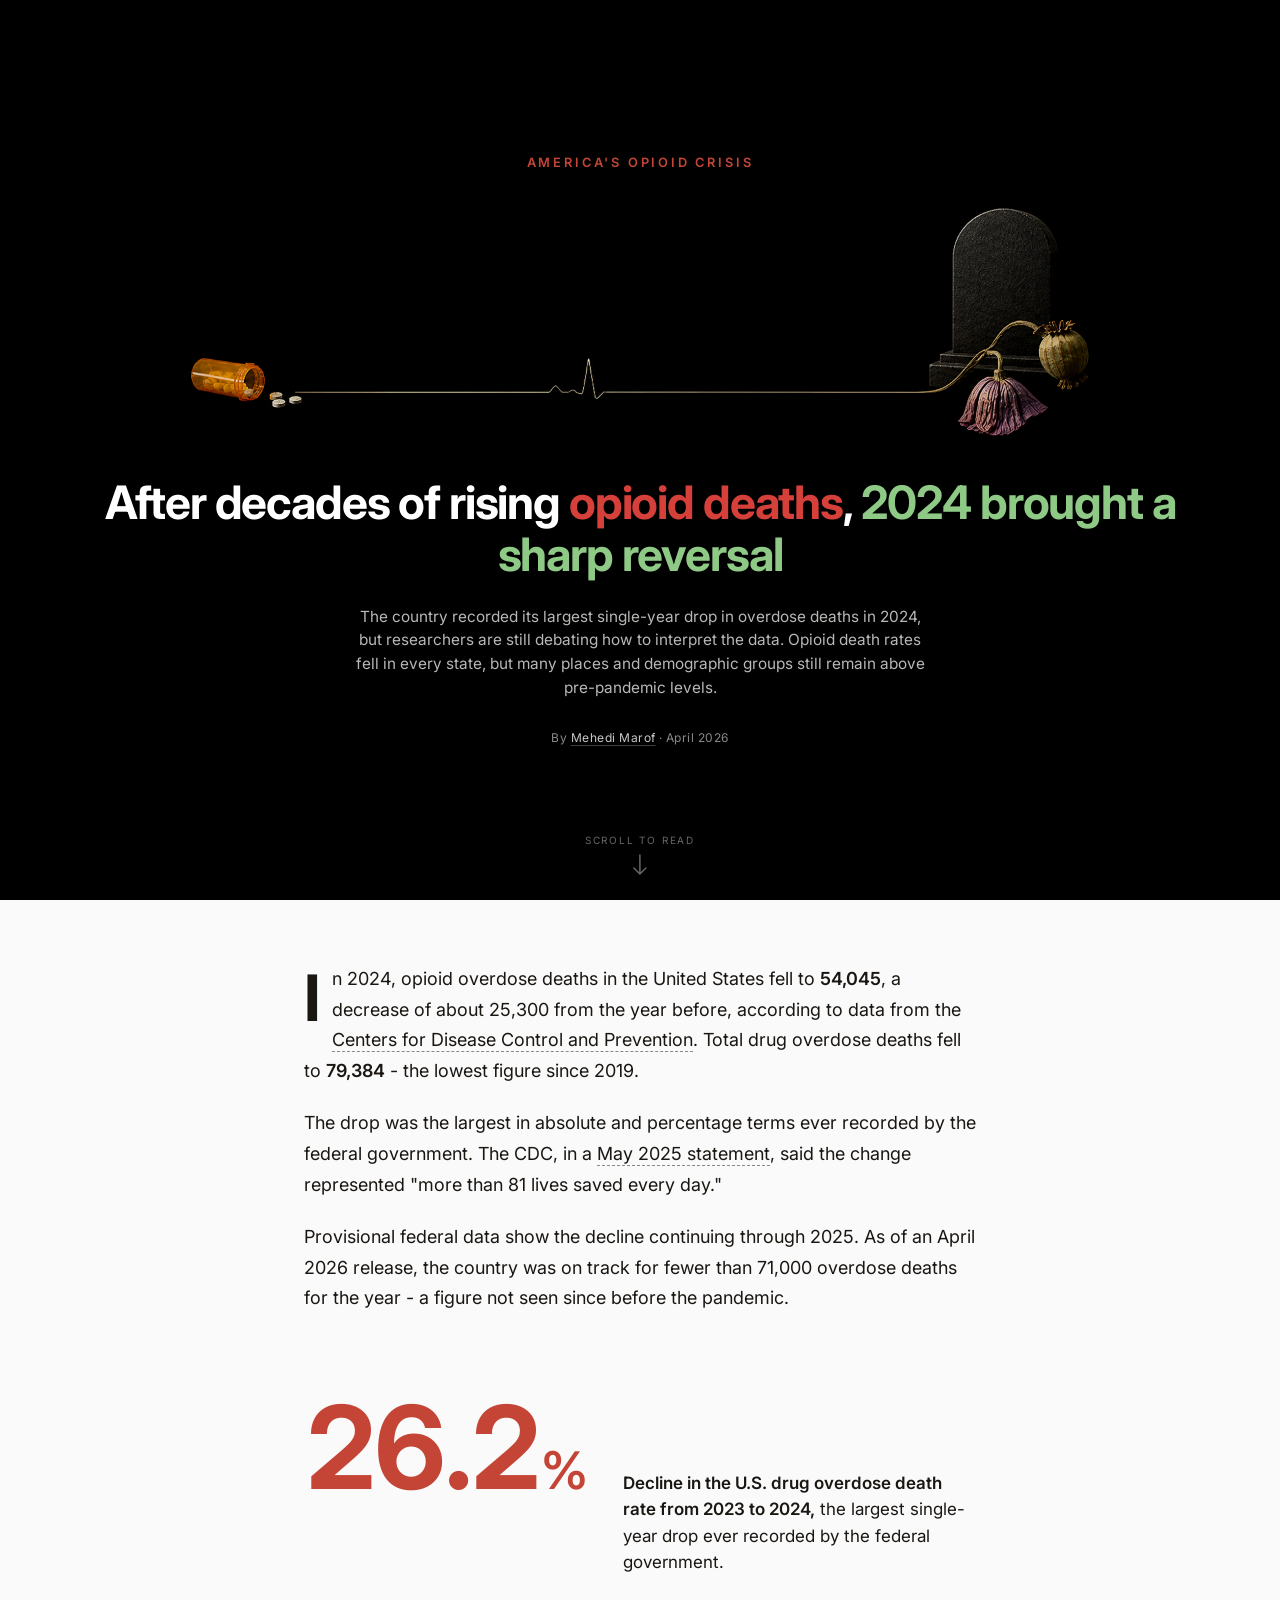
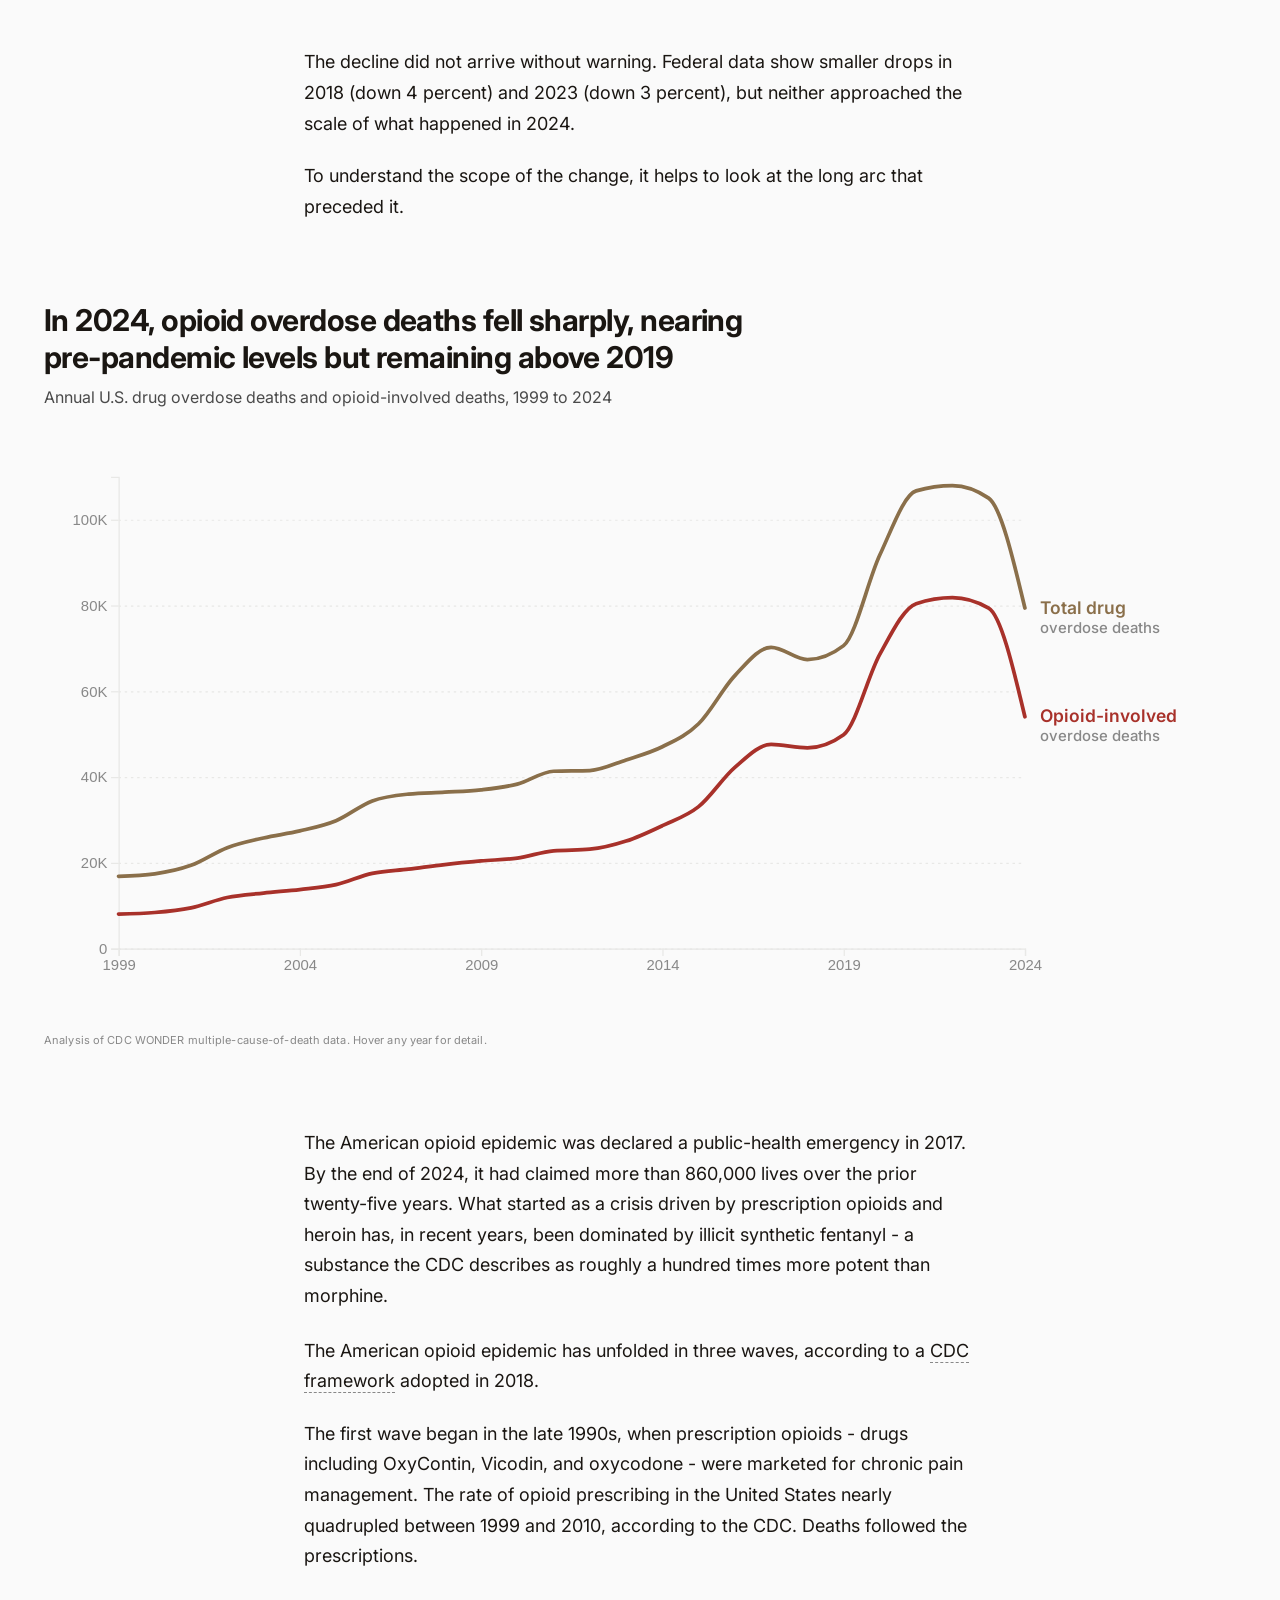
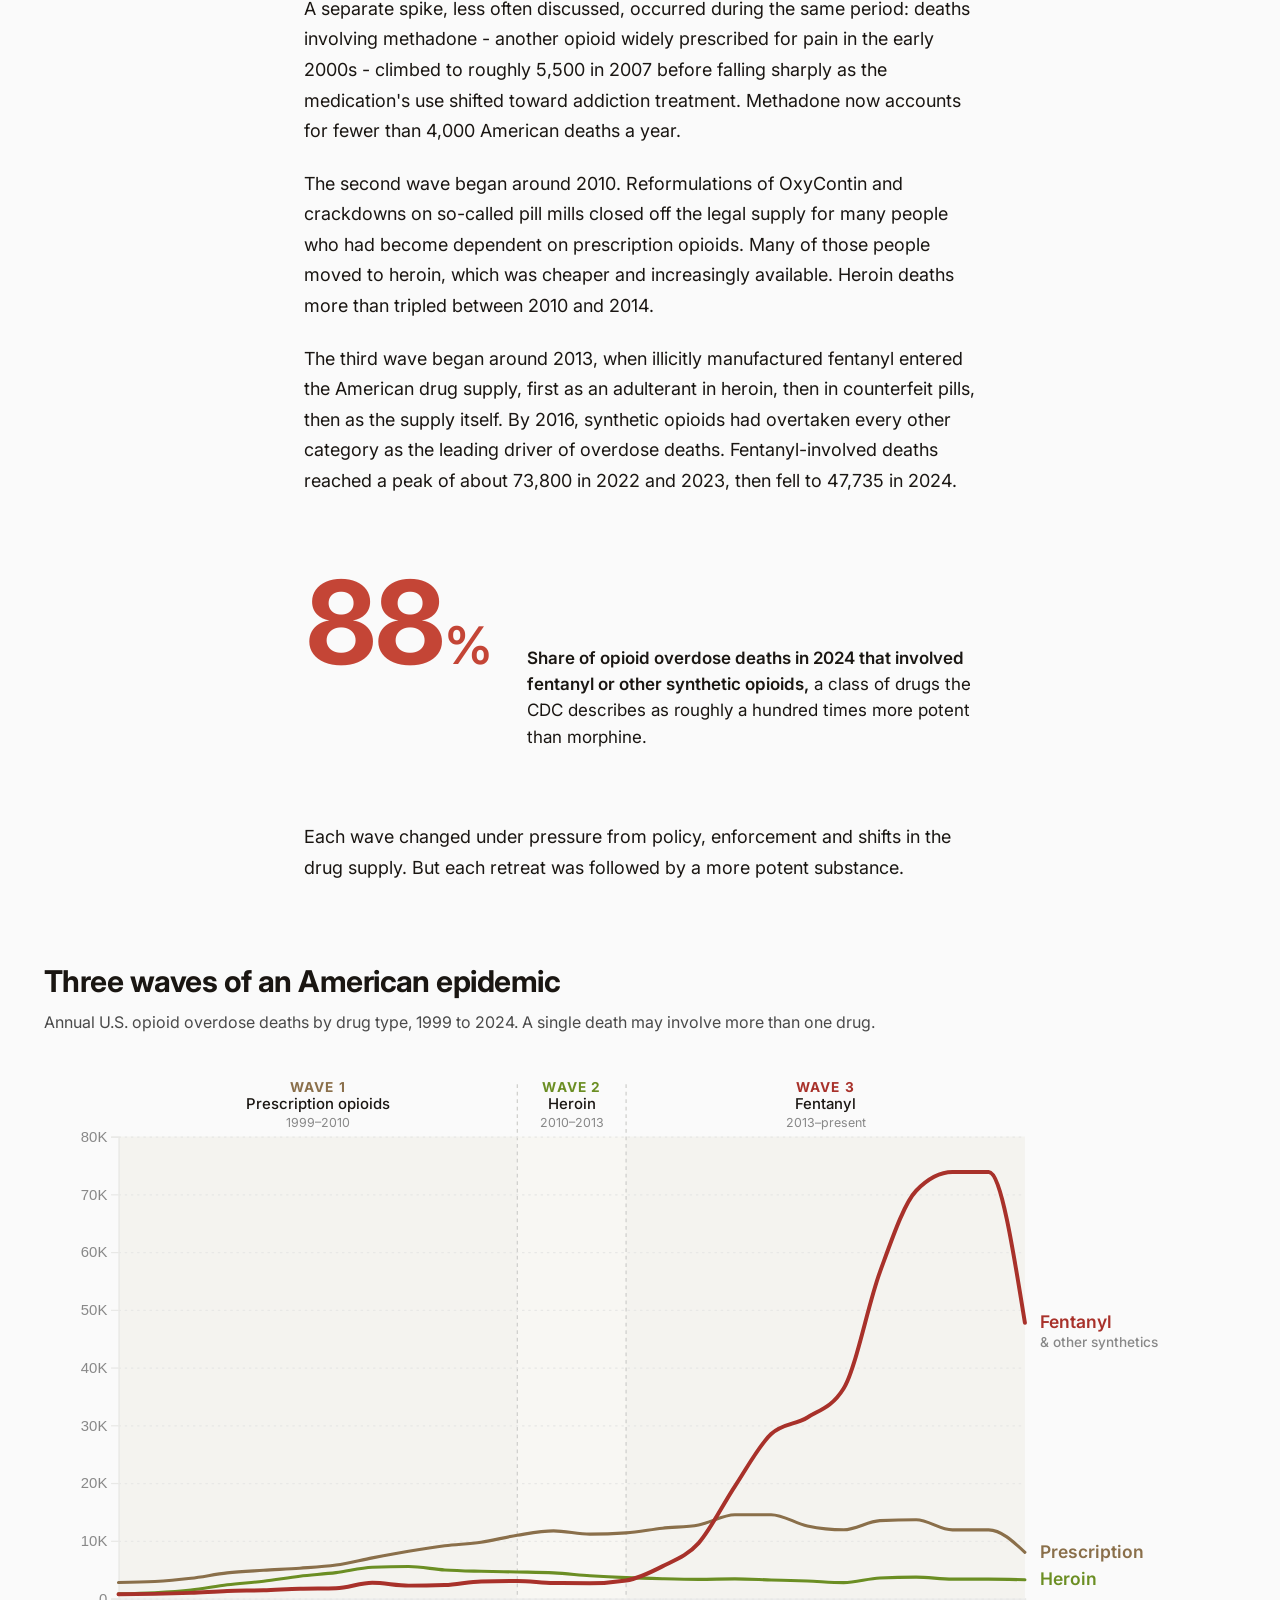
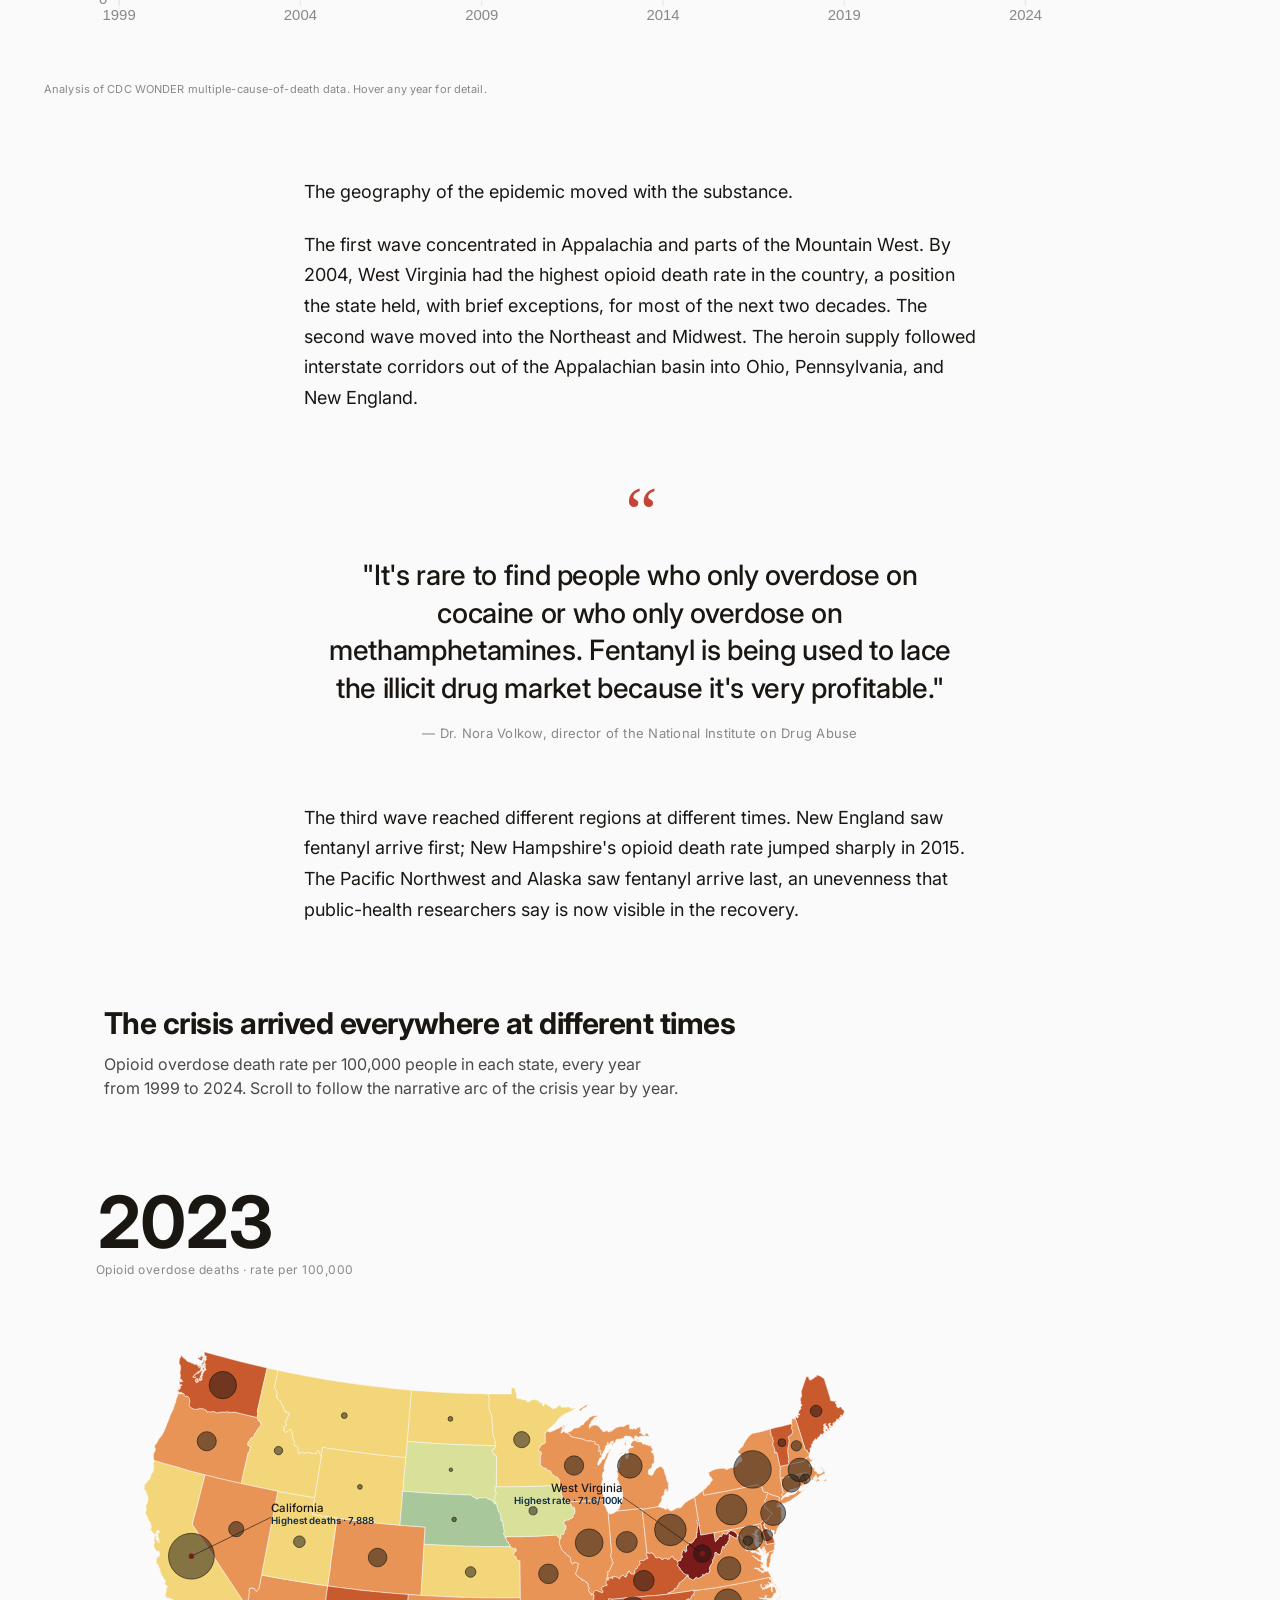
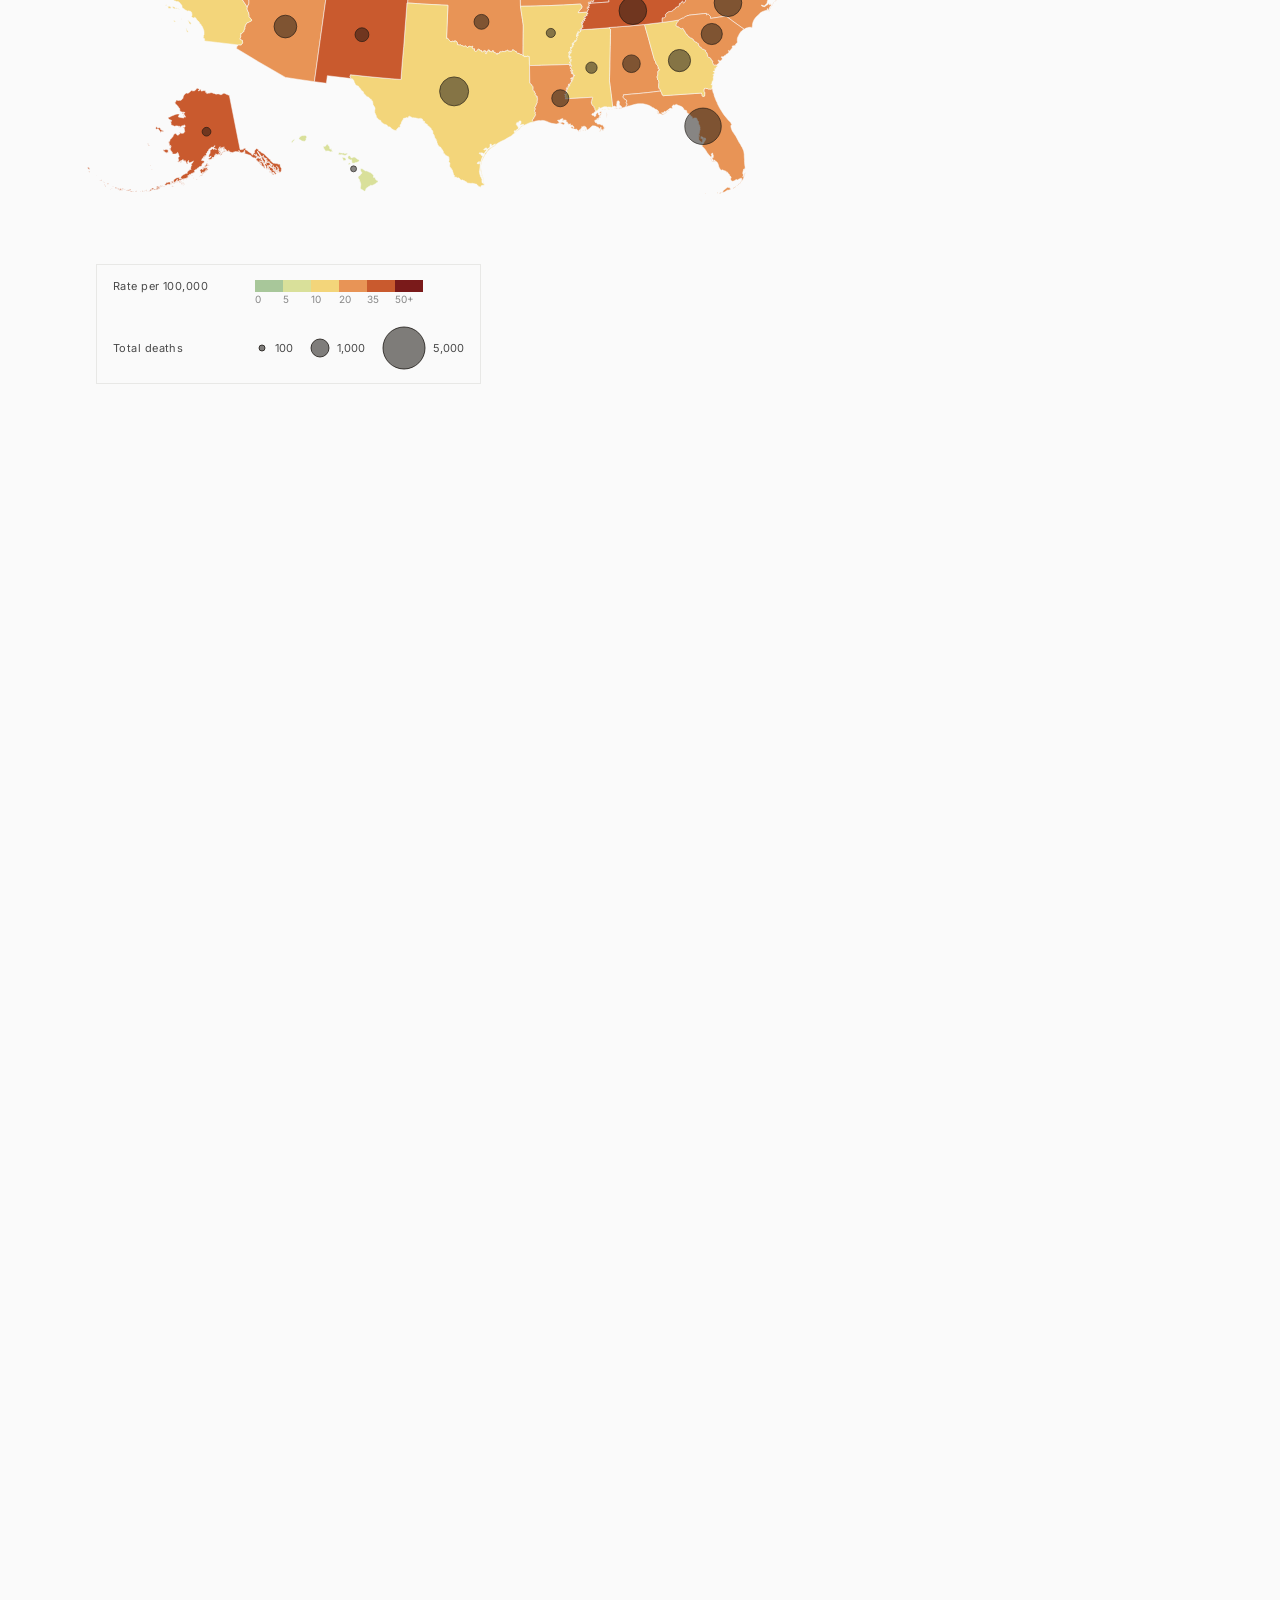
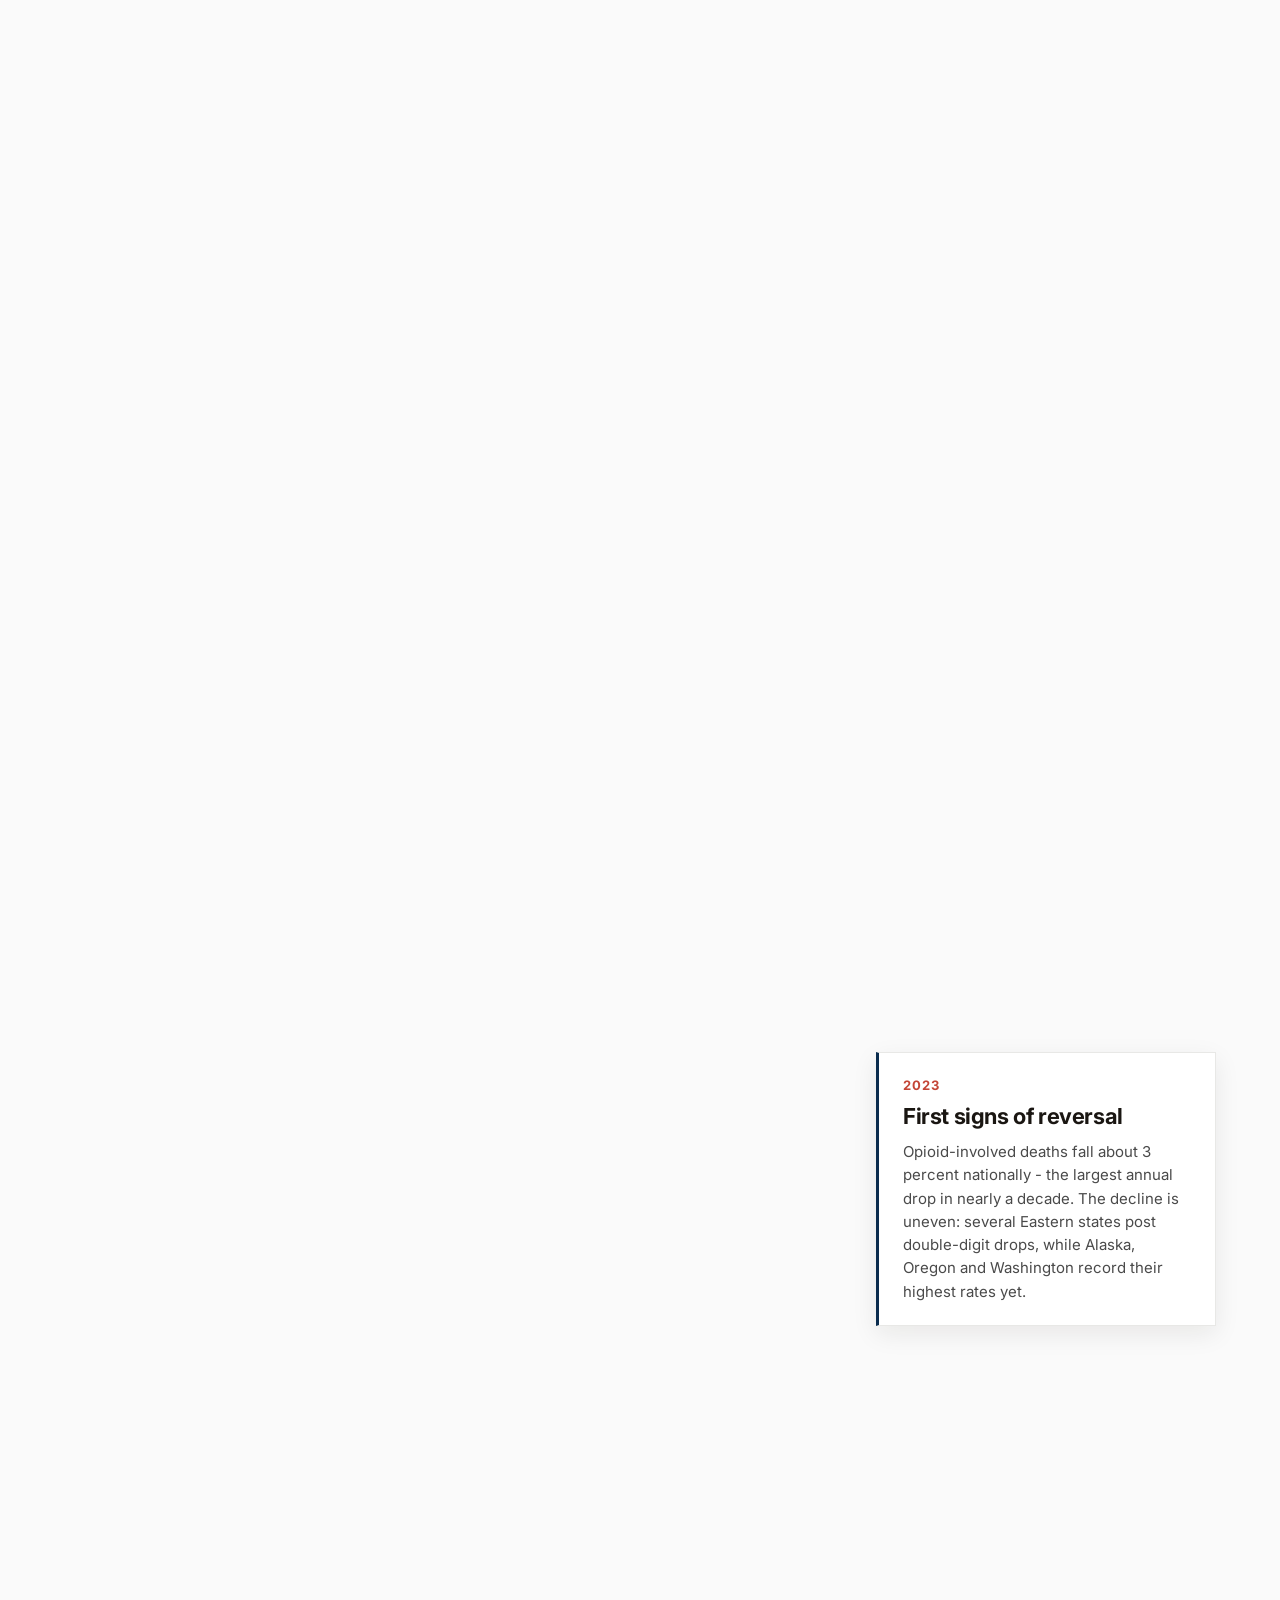
<file: index.html>
<!doctype html>
<html lang="en">

<head>
  <meta charset="utf-8">
  <meta name="viewport" content="width=device-width,initial-scale=1">
  <title>America's Opioid Crisis</title>
  <meta name="description"
    content="In 2024, U.S. opioid overdose deaths fell by the largest single-year amount ever recorded. The recovery is uneven.">

  <link rel="preconnect" href="https://fonts.googleapis.com">
  <link rel="preconnect" href="https://fonts.gstatic.com" crossorigin>
  <link href="https://fonts.googleapis.com/css2?family=Inter:wght@300;400;500;600;700;800&display=swap"
    rel="stylesheet">

  <link rel="stylesheet" href="style.css">
</head>

<body>

  <!-- PAGE PROGRESS -->
  <div class="page-progress" aria-hidden="true">
    <div class="page-progress-bar" id="page-progress-bar"></div>
  </div>

  <!-- HERO -->
  <section class="hero-dark" id="hero">
    <div class="hero-frame">
      <p class="hero-kicker">America's Opioid Crisis</p>

      <div class="hero-image-wrap" id="hero-image-wrap">
        <div class="hero-image-mask" id="hero-image-mask">
          <img src="img/hero.png"
            alt="A spilled prescription bottle, a flat-line heartbeat, and a wilted poppy on a black field."
            class="hero-img">
        </div>
      </div>

      <h1 class="hero-headline" id="hero-headline">
        After decades of rising <span class="hero-emph-red">opioid&nbsp;deaths</span>,
        <span class="hero-emph" id="hero-emph">2024 brought a sharp reversal</span>
      </h1>

      <p class="hero-deck">The country recorded its largest single-year drop in overdose deaths in 2024, but researchers
        are still debating how to interpret the data. Opioid death rates fell in every state, but many places and
        demographic groups
        still remain above pre-pandemic levels.</p>

      <p class="hero-byline">By <a href="https://mehedimarof.com" target="_blank" rel="noopener">Mehedi Marof</a>
        &middot; April 2026</p>
    </div>

    <div class="hero-scroll-cue" aria-hidden="true">
      <span>Scroll to read</span>
      <svg width="14" height="22" viewBox="0 0 14 22" fill="none">
        <path d="M7 1 V20 M1 14 L7 20 L13 14" stroke="currentColor" stroke-width="1.5" stroke-linecap="round"
          stroke-linejoin="round" />
      </svg>
    </div>
  </section>

  <!-- LEDE -->
  <section class="prose lede">
    <div class="container">
      <p class="dropcap">In 2024, opioid overdose deaths in the United States fell to <strong>54,045</strong>, a
        decrease of about 25,300 from the year before, according to data from the <a
          href="https://www.cdc.gov/nchs/products/databriefs/db549.htm" target="_blank" rel="noopener">Centers for
          Disease Control and Prevention</a>. Total drug overdose deaths fell to <strong>79,384</strong> - the
        lowest figure since 2019.</p>

      <p>The drop was the largest in absolute and percentage terms ever recorded by the federal government. The CDC, in
        a <a href="https://www.cdc.gov/nchs/pressroom/nchs_press_releases/2025/20250514.htm" target="_blank"
          rel="noopener">May 2025 statement</a>, said the change represented "more than 81 lives saved every day."</p>

      <p>Provisional federal data show the decline continuing through 2025. As of an April 2026 release, the country was
        on track for fewer than 71,000 overdose deaths for the year - a figure not seen since before the pandemic.
      </p>
    </div>
  </section>

  <!-- STAT CALLOUT -->
  <section class="stat-callout">
    <div class="container">
      <div class="stat-line">
        <div class="stat-big">26.2<span>%</span></div>
        <div class="stat-text">
          <p><strong>Decline in the U.S. drug overdose death rate from 2023 to 2024,</strong> the largest single-year
            drop ever recorded by the federal government.</p>
        </div>
      </div>
    </div>
  </section>

  <section class="prose">
    <div class="container">
      <p>The decline did not arrive without warning. Federal data show smaller drops in 2018 (down 4 percent) and 2023
        (down 3 percent), but neither approached the scale of what happened in 2024.</p>

      <p>To understand the scope of the change, it helps to look at the long arc that preceded it.</p>
    </div>
  </section>

  <!-- CHART 1 -->
  <section class="chart-section chart-section-wide" id="chart-1">
    <div class="container chart-header">
      <h2 class="chart-title">In 2024, opioid overdose deaths fell sharply, nearing pre-pandemic levels but remaining
        above 2019</h2>
      <p class="chart-deck">Annual U.S. drug overdose deaths and opioid-involved deaths, 1999 to 2024</p>

      <div class="chart-wrap">
        <svg id="chart1" viewBox="0 0 960 460" preserveAspectRatio="xMidYMid meet" role="img"
          aria-label="Line chart of total drug overdose deaths and opioid-involved deaths from 1999 to 2024."></svg>
      </div>

      <p class="chart-source-mini">Analysis of CDC WONDER multiple-cause-of-death data. Hover any year for detail.</p>
    </div>
  </section>

  <section class="prose">
    <div class="container">
      <p>The American opioid epidemic was declared a public-health emergency in 2017. By the end of 2024, it had claimed
        more than 860,000 lives over the prior twenty-five years. What started as a crisis driven by prescription
        opioids and heroin has, in recent years, been dominated by illicit synthetic fentanyl - a substance the
        CDC describes as roughly a hundred times more potent than morphine.</p>
    </div>
  </section>

  <!-- THREE WAVES -->
  <section class="prose">
    <div class="container">
      <p>The American opioid epidemic has unfolded in three waves, according to a <a
          href="https://www.cdc.gov/overdose-prevention/data-research/facts-stats/index.html" target="_blank"
          rel="noopener">CDC framework</a> adopted in 2018.</p>

      <p>The first wave began in the late 1990s, when prescription opioids - drugs including OxyContin, Vicodin,
        and oxycodone - were marketed for chronic pain management. The rate of opioid prescribing in the United
        States nearly quadrupled between 1999 and 2010, according to the CDC. Deaths followed the prescriptions.</p>

      <p>A separate spike, less often discussed, occurred during the same period: deaths involving methadone -
        another opioid widely prescribed for pain in the early 2000s - climbed to roughly 5,500 in 2007 before
        falling sharply as the medication's use shifted toward addiction treatment. Methadone now accounts for fewer
        than 4,000 American deaths a year.</p>

      <p>The second wave began around 2010. Reformulations of OxyContin and crackdowns on so-called pill mills closed
        off the legal supply for many people who had become dependent on prescription opioids. Many of those people
        moved to heroin, which was cheaper and increasingly available. Heroin deaths more than tripled between 2010 and
        2014.</p>

      <p>The third wave began around 2013, when illicitly manufactured fentanyl entered the American drug supply, first
        as an adulterant in heroin, then in counterfeit pills, then as the supply itself. By 2016, synthetic opioids had
        overtaken every other category as the leading driver of overdose deaths. Fentanyl-involved deaths reached a peak
        of about 73,800 in 2022 and 2023, then fell to 47,735 in 2024.</p>
    </div>
  </section>

  <!-- STAT CALLOUT 2-->
  <section class="stat-callout">
    <div class="container">
      <div class="stat-line">
        <div class="stat-big">88<span>%</span></div>
        <div class="stat-text">
          <p><strong>Share of opioid overdose deaths in 2024 that involved fentanyl or other synthetic opioids,</strong>
            a class of drugs the CDC describes as roughly a hundred times more potent than morphine.</p>
        </div>
      </div>
    </div>
  </section>

  <section class="prose">
    <div class="container">
      <p>Each wave changed under pressure from policy, enforcement and shifts in the drug supply. But each retreat was
        followed by a more potent substance.</p>
    </div>
  </section>

  <!-- Chart 2 -->
  <section class="chart-section chart-section-wide" id="chart-2">
    <div class="container chart-header">
      <h2 class="chart-title">Three waves of an American epidemic</h2>
      <p class="chart-deck">Annual U.S. opioid overdose deaths by drug type, 1999 to 2024. A single death may involve
        more than one drug.</p>

      <div class="chart-wrap">
        <svg id="chart2" viewBox="0 0 960 480" preserveAspectRatio="xMidYMid meet" role="img"
          aria-label="Line chart of opioid overdose deaths by drug type from 1999 to 2024, with three wave bands."></svg>
      </div>

      <p class="chart-source-mini">Analysis of CDC WONDER multiple-cause-of-death data. Hover any year for detail.</p>
    </div>
  </section>

  <!-- MAP - 3 -->
  <section class="prose">
    <div class="container">
      <p>The geography of the epidemic moved with the substance.</p>

      <p>The first wave concentrated in Appalachia and parts of the Mountain West. By 2004, West Virginia had the
        highest opioid death rate in the country, a position the state held, with brief exceptions, for most of the next
        two decades. The second wave moved into the Northeast and Midwest. The heroin supply followed interstate
        corridors out of the Appalachian basin into Ohio, Pennsylvania, and New England.</p>

      <blockquote class="pullquote">
        <p>"It's rare to find people who only overdose on cocaine or who only overdose on methamphetamines. Fentanyl is
          being used to lace the illicit drug market because it's very profitable."</p>
        <cite>&mdash; Dr. Nora Volkow, director of the National Institute on Drug Abuse</cite>
      </blockquote>

      <p>The third wave reached different regions at different times. New England saw fentanyl arrive first; New
        Hampshire's opioid death rate jumped sharply in 2015. The Pacific Northwest and Alaska saw fentanyl arrive last,
        an unevenness that public-health researchers say is now visible in the recovery.</p>
    </div>
  </section>

  <section class="map-section" id="chart-3">
    <div class="container chart-header">
      <h2 class="chart-title">The crisis arrived everywhere at different times</h2>
      <p class="chart-deck">Opioid overdose death rate per 100,000 people in each state, every year from 1999 to 2024.
        Scroll to follow the narrative arc of the crisis year by year.</p>
    </div>

    <div class="scrolly" id="scrolly">
      <div class="map-stage">
        <div class="map-meta">
          <div class="map-year" id="map-year">1999</div>
          <div class="map-caption">Opioid overdose deaths &middot; rate per 100,000</div>
        </div>

        <svg id="map" viewBox="0 0 975 610" preserveAspectRatio="xMidYMid meet" role="img"
          aria-label="Map of the United States showing opioid overdose death rates by state."></svg>

        <div class="map-legend">
          <div class="legend-row">
            <span class="legend-label">Rate per 100,000</span>
            <div class="legend-bins">
              <div class="bin" style="background:#a8c79a"><span>0</span></div>
              <div class="bin" style="background:#d9e09a"><span>5</span></div>
              <div class="bin" style="background:#f3d57a"><span>10</span></div>
              <div class="bin" style="background:#e89456"><span>20</span></div>
              <div class="bin" style="background:#c95a2e"><span>35</span></div>
              <div class="bin" style="background:#7a1a1a"><span>50+</span></div>
            </div>
          </div>
          <div class="legend-row">
            <span class="legend-label">Total deaths</span>
            <div class="legend-bubbles">
              <span class="lb"><svg width="14" height="14">
                  <circle cx="7" cy="7" r="3" />
                </svg>100</span>
              <span class="lb"><svg width="22" height="22">
                  <circle cx="11" cy="11" r="9" />
                </svg>1,000</span>
              <span class="lb"><svg width="46" height="46">
                  <circle cx="23" cy="23" r="21" />
                </svg>5,000</span>
            </div>
          </div>
        </div>
      </div>

      <div class="steps" id="steps"></div>
    </div>

    <div class="container">
      <p class="chart-source-mini">Analysis of CDC WONDER data. Rates are age-adjusted to the 2000 U.S. standard
        population. Hover any state for detail.</p>
    </div>
  </section>

  <!-- Chart 4 -->
  <section class="prose">
    <div class="container">
      <p>The 2024 drop was not a single national event. It was fifty different events with different shapes.</p>

      <p>Every state and the District of Columbia recorded a lower opioid death rate in 2024 than in 2023, according to
        CDC data. The states with the largest declines were generally those that had been hit hardest the longest. West
        Virginia's rate fell from 71.6 per 100,000 in 2023 to 38.6 in 2024, a 46 percent decline - the steepest in
        the country. Virginia and Wisconsin each fell 44 percent.</p>

      <blockquote class="pullquote">
        <p>"This is the most dramatic improvement we have seen really since the opioid crisis began in the 1990s. A 27
          percent drop in deaths, it's unprecedented."</p>
        <cite>&mdash; Brian Mann, NPR addiction correspondent, May 2025</cite>
      </blockquote>

      <p>The picture changes when the comparison year is moved to 2019, before the pandemic surge. Measured against
        pre-pandemic levels, 31 states still have higher opioid death rates than they did in 2019. Alaska's 2024 rate is
        more than triple its 2019 figure. Oregon and Washington are roughly three times as high.</p>
    </div>
  </section>

  <section class="chart-section chart-section-wide" id="chart-4">
    <div class="container chart-header">
      <h2 class="chart-title" id="chart4-title">Every state recorded fewer opioid deaths in 2024 — but about half remain
        above 2019</h2>
      <p class="chart-deck" id="chart4-deck">Percent change in opioid overdose death rate per 100,000 people, 2023 to
        2024.</p>

      <div class="chart-toggle" role="tablist" aria-label="Choose comparison year">
        <button class="toggle-btn is-active" data-view="v23" role="tab" aria-selected="true">% change: 2023 vs
          2024</button>
        <button class="toggle-btn" data-view="v19" role="tab" aria-selected="false">% change: 2019 vs 2024</button>
      </div>

      <div class="chart-wrap">
        <svg id="chart4" viewBox="0 0 960 460" preserveAspectRatio="xMidYMid meet" role="img"
          aria-label="Bar chart of state-level changes in opioid overdose death rate."></svg>
      </div>

      <p class="chart-source-mini">Analysis of CDC WONDER data. Hover any bar for state-level detail.</p>
    </div>
  </section>

  <!-- CHART 5 -->
  <section class="prose">
    <div class="container">
      <p>The decline was not distributed equally across the populations inside it</p>

      <p>Looking back to 2019, only one demographic group has a lower opioid overdose death rate than before the
        pandemic. Adults aged 18 to 25 fell from 13.3 deaths per 100,000 to 9.3 - a 30 percent decline, the
        steepest of any age group. White Americans, who had been the demographic most affected by the
        prescription-opioid wave of the 2000s, fell modestly, from 19.2 to 17.5.</p>

      <p>The picture for almost every other group is some variation of the same trend in reverse. American Indian and
        Alaska Native people had the highest opioid death rate of any racial or ethnic group in 2024, at 35.5 per
        100,000 - roughly double their 2019 figure of 17.7. Black Americans saw their rate rise from 17.3 to 22.8
        over the same period, a 32 percent increase.</p>

      <p>Older adults are also worse off than before the pandemic. The death rate among adults 65 and older has risen by
        more than 60 percent since 2019, climbing from 4.3 per 100,000 to 7.0. Researchers studying the post-pandemic
        decline have suggested the slower recovery in this group may reflect that substance use disorder is harder to
        detect in older patients, and that few treatment programs are designed for their needs.</p>
    </div>
  </section>

  <section class="chart-section chart-section-wide" id="chart-5">
    <div class="container chart-header">
      <h2 class="chart-title">Some groups remain far above their 2019 levels</h2>
      <p class="chart-deck">In 2024, AIAN people had the highest opioid overdose death rate
        of any racial group, and adults aged 26 to 44 had the highest of any age group. Adults aged 18 to 25 are the
        only age group below their pre-pandemic level. Death rate per 100,000 people, 2019 vs. 2024.</p>

      <div class="chart-wrap">
        <svg id="chart5" viewBox="0 0 960 720" preserveAspectRatio="xMidYMid meet" role="img"
          aria-label="Comparison of opioid overdose death rates by demographic group, 2019 vs 2024."></svg>
      </div>

      <p class="chart-source-mini">Analysis of CDC WONDER data. Hover any group for detail. AIAN refers to American
        Indian and Alaska Native.</p>
    </div>
  </section>

  <!-- ENDING -->
  <section class="prose">
    <div class="container">
      <p>The CDC has cited five overlapping factors in the 2024 decline: expanded access to naloxone; harm-reduction
        programs including fentanyl test strips and syringe services; improved access to medications for opioid use
        disorder; law enforcement efforts targeting fentanyl trafficking; and shifts in the illicit drug supply.</p>

      <p>A 2025 preprint posted to <em>medRxiv</em> argued that decreased fentanyl potency, documented in Drug
        Enforcement Administration seizure data, was the primary driver. Other researchers, including
        those at the Vital Strategies public health organization, have argued that expanded harm-reduction
        infrastructure deserves more credit. The CDC, in its official statements, has declined to differentiate the
        relative contributions.</p>

      <p>A separate factor, less often cited in public statements but documented in the academic literature, is the size
        of the population at risk. A 2025 study published in <em>The Lancet Regional Health Americas</em> estimated that
        109,783 additional opioid overdose deaths would have occurred between 2016 and 2023 had the at-risk population
        not declined.</p>

      <p>The decline is also fragile. Proposed reductions in federal harm-reduction funding could weaken some of the
        infrastructure researchers credit with saving lives. At the same time, the administration's redesignation of
        illicit fentanyl as a "weapon of mass destruction" signals a more enforcement-focused response. New synthetic
        opioids, including nitazenes - which the DEA has reported can be ten times more potent than fentanyl - have
        begun to appear in seizure data.
      </p>

      <p>For now, federal data show the wave receding. Provisional 2025 figures suggest the decline is continuing,
        though more slowly. Whether 2024 marks the beginning of a sustained reversal will become clearer when 2025 data
        are finalized in late 2026.</p>
    </div>
  </section>

  <!-- COLOPHON -->
  <footer class="colophon">
    <div class="container">
      <p class="byline">Data analysis, reporting, charts, web design by <a href="https://mehedimarof.com/"
          target="_blank" rel="noopener"><strong>Mehedi Marof</strong></a></p>
      <h3>Notes on the data</h3>
      <p>All death-certificate counts in this piece come from the National Vital Statistics System, processed by the
        Centers for Disease Control and Prevention and accessed through the CDC WONDER multiple-cause-of-death online
        query system. Rates are age-adjusted to the 2000 U.S. standard population. Drug overdose deaths are identified
        using ICD-10 underlying-cause codes X40&ndash;X44, X60&ndash;X64, X85, and Y10&ndash;Y14.
        Multiple-cause-of-death codes T40.0 through T40.4 and T40.6 are used to attribute deaths to specific opioid
        categories.</p>

      <h3>Limits</h3>
      <p>Death certificates undercount overdose deaths in jurisdictions with fewer trained medical examiners. Race and
        ethnicity are coded post-mortem and are known to misclassify Native American and multiracial decedents -
        meaning the AIAN figures cited in this piece, already the highest of any group, are likely undercounts.
        Illegally manufactured fentanyl and pharmaceutical fentanyl share an ICD-10 code (T40.4); the share attributable
        to each cannot be distinguished from death-certificate data alone.</p>
    </div>
  </footer>

  <div class="tooltip" id="tooltip" aria-hidden="true" style="display:none;"></div>

  <script src="lib/d3.v7.min.js"></script>
  <script src="lib/topojson-client.min.js"></script>
  <script src="lib/scrollama.min.js"></script>
  <script src="js/tooltip.js"></script>
  <script src="js/hero.js"></script>
  <script src="js/chart1.js"></script>
  <script src="js/chart2.js"></script>
  <script src="js/chart4.js"></script>
  <script src="js/chart5.js"></script>
  <script src="js/map.js"></script>

  <!-- PAGE PROGRESS SCRIPT -->
  <script>
    (function () {
      const bar = document.getElementById("page-progress-bar");
      if (!bar) return;

      function updateProgress() {
        const scrollTop = window.scrollY;
        const pageHeight = document.documentElement.scrollHeight - window.innerHeight;
        const progress = pageHeight > 0 ? (scrollTop / pageHeight) * 100 : 0;

        bar.style.width = Math.min(100, Math.max(0, progress)) + "%";
      }

      let ticking = false;

      window.addEventListener("scroll", function () {
        if (!ticking) {
          requestAnimationFrame(function () {
            updateProgress();
            ticking = false;
          });

          ticking = true;
        }
      }, { passive: true });

      window.addEventListener("resize", updateProgress);

      updateProgress();
    })();
  </script>

</body>

</html>
</file>
<file: style.css>
/* America's Opioid Crisis: stylesheet
 */

:root {
  /* Surfaces */
  --bg: #fafafa;
  --surface: #ffffff;
  --rule: #e8e8e6;
  --rule-strong: #cfcfcc;

  /* Ink */
  --ink: #1a1612;
  --ink-2: #4a4a4a;
  --ink-3: #888;
  /* Chart colors */
  --c-navy: #0a2c4e;

  /* accent — kicker, stat numbers, hover */
  --c-rust: #c44536;

  /* Layout */
  --w: 720px;
  --w-wide: 1120px;
}

* {
  box-sizing: border-box;
}

html,
body {
  margin: 0;
  padding: 0;
}

body {
  background: var(--bg);
  color: var(--ink);
  font-family: "Inter", -apple-system, system-ui, sans-serif;
  font-size: 17px;
  line-height: 1.65;
  font-weight: 400;
  -webkit-font-smoothing: antialiased;
  text-rendering: optimizeLegibility;
}

a {
  color: inherit;
}

.container {
  max-width: var(--w);
  margin: 0 auto;
  padding: 0 24px;
}

.container.chart-header {
  max-width: var(--w-wide);
}

/* PAGE PROGRESS */

.page-progress {
  position: fixed;
  top: 0;
  left: 0;
  width: 100%;
  height: 3px;
  z-index: 10000;
  background: transparent;
  pointer-events: none;
}

.page-progress-bar {
  width: 0%;
  height: 100%;
  background: var(--c-rust);
  transition: width 80ms linear;
}

/* HERO */

.hero-dark {
  position: relative;
  background: #000000;
  color: #f4f4f4;
  min-height: 100vh;
  overflow: hidden;
  display: flex;
  align-items: center;
  justify-content: center;
  padding: clamp(48px, 8vh, 96px) 0;
}

.hero-frame {
  width: min(100%, 1280px);
  padding: 0 clamp(24px, 5vw, 80px);
  display: flex;
  flex-direction: column;
  align-items: center;
  text-align: center;
}

/* Kicker */
.hero-kicker {
  font-size: clamp(11px, 1vw, 13px);
  font-weight: 600;
  letter-spacing: 0.22em;
  text-transform: uppercase;
  color: var(--c-rust);
  margin: 0 0 32px;
  opacity: 0;
  animation: hero-fade 600ms ease-out 100ms forwards;
}

/* Image — reveals left-to-right */
.hero-image-wrap {
  width: 100%;
  max-width: 1100px;
  margin: 0 0 36px;
}

.hero-image-mask {
  clip-path: inset(0 100% 0 0);
  animation: hero-reveal 1800ms cubic-bezier(0.4, 0, 0.2, 1) 300ms forwards;
}

@keyframes hero-reveal {
  0% {
    clip-path: inset(0 100% 0 0);
  }

  100% {
    clip-path: inset(0 0 0 0);
  }
}

.hero-img {
  display: block;
  width: 100%;
  height: auto;
  opacity: 0.95;
  transform: translateY(calc(var(--hero-scroll, 0) * -20px));
  transition: transform 60ms linear;
}

/* Headline */
.hero-headline {
  font-size: clamp(26px, 3.6vw, 48px);
  font-weight: 700;
  line-height: 1.14;
  letter-spacing: -0.025em;
  margin: 0 0 24px;
  max-width: 1100px;
  color: #ffffff;
  opacity: 0;
  animation: hero-rise 800ms ease-out 1500ms forwards;
}

/* "opioid deaths" */
.hero-emph-red {
  color: #d6403a;
  white-space: nowrap;
}

.hero-emph {
  color: rgb(calc(142 + var(--hero-scroll, 0) * 72),
      calc(201 + var(--hero-scroll, 0) * -137),
      calc(134 + var(--hero-scroll, 0) * -76));
  transition: color 80ms linear;
}

/* Deck */
.hero-deck {
  font-size: clamp(14px, 1.2vw, 16px);
  line-height: 1.55;
  color: #b8b8b6;
  margin: 0 0 28px;
  max-width: 580px;
  font-weight: 400;
  opacity: 0;
  animation: hero-rise 800ms ease-out 1900ms forwards;
}

/* Byline */
.hero-byline {
  font-size: 12px;
  letter-spacing: 0.04em;
  color: #888;
  margin: 0;
  opacity: 0;
  animation: hero-rise 800ms ease-out 2200ms forwards;
}

.hero-byline a {
  color: #c8c8c8;
  text-decoration: underline;
  text-decoration-color: rgba(255, 255, 255, 0.25);
  text-underline-offset: 3px;
}

.hero-byline a:hover {
  text-decoration-color: var(--c-rust);
}

@keyframes hero-fade {
  from {
    opacity: 0;
  }

  to {
    opacity: 1;
  }
}

@keyframes hero-rise {
  from {
    opacity: 0;
    transform: translateY(12px);
  }

  to {
    opacity: 1;
    transform: translateY(0);
  }
}

/* Scroll cue */
.hero-scroll-cue {
  position: absolute;
  bottom: 24px;
  left: 50%;
  transform: translateX(-50%);
  display: flex;
  flex-direction: column;
  align-items: center;
  gap: 6px;
  font-size: 10px;
  letter-spacing: 0.18em;
  text-transform: uppercase;
  color: #666;
  pointer-events: none;
  opacity: 0;
  animation: hero-fade 800ms ease-out 2600ms forwards, scroll-bob 2.2s ease-in-out 2600ms infinite;
  transition: opacity 200ms ease;
}

@keyframes scroll-bob {

  0%,
  100% {
    transform: translateX(-50%) translateY(0);
  }

  50% {
    transform: translateX(-50%) translateY(6px);
  }
}

.hero-scroll-cue.faded {
  opacity: 0 !important;
}

/* Reduced motion */
@media (prefers-reduced-motion: reduce) {

  .hero-kicker,
  .hero-headline,
  .hero-deck,
  .hero-byline,
  .hero-scroll-cue,
  .hero-emph-red {
    animation: none !important;
    opacity: 1;
    transform: none;
  }

  .hero-image-mask {
    animation: none !important;
    clip-path: none;
  }

  .hero-img {
    transform: none;
  }
}

/* PROSE */

.prose {
  padding: 24px 0;
}

.prose .container {
  max-width: var(--w);
}

/* Keep adjacent prose sections tight */
.prose+.prose {
  padding-top: 0;
}

.prose p {
  font-size: 18px;
  line-height: 1.7;
  margin: 0 0 22px;
  color: var(--ink);
}

.prose p:last-child {
  margin-bottom: 0;
}

.prose strong {
  font-weight: 600;
}

.prose em {
  font-style: italic;
}

/* Links */
.prose a {
  color: var(--ink);
  text-decoration: none;
  border-bottom: 1px dashed var(--ink-3);
  padding-bottom: 1px;
  transition: color 160ms ease, border-bottom-color 160ms ease;
}

.prose a:hover {
  color: var(--c-rust);
  border-bottom: 1.5px solid var(--c-rust);
}

.prose a:visited {
  color: var(--ink);
}

.lede {
  padding-top: 64px;
  padding-bottom: 32px;
}

.dropcap::first-letter {
  float: left;
  font-size: 64px;
  line-height: 0.95;
  font-weight: 700;
  margin: 4px 12px 0 0;
  color: var(--ink);
  letter-spacing: -0.02em;
}

/* Pull quote */
.pullquote {
  border: none;
  margin: 40px 0;
  padding: 24px 0 18px;
  text-align: center;
  position: relative;
}

.pullquote::before {
  content: "\201C";
  display: block;
  font-family: Georgia, "Times New Roman", serif;
  font-size: 72px;
  line-height: 1;
  color: var(--c-rust);
  margin: 0 0 8px;
  font-weight: 400;
  letter-spacing: -0.04em;
}

.pullquote p {
  font-size: clamp(22px, 2.4vw, 28px);
  font-weight: 500;
  line-height: 1.34;
  letter-spacing: -0.012em;
  color: var(--ink);
  border: none;
  padding: 0;
  margin: 0 auto 16px;
  max-width: 640px;
}

.pullquote cite {
  font-style: normal;
  font-size: 13px;
  color: var(--ink-3);
  letter-spacing: 0.02em;
  padding-left: 0;
  display: block;
}

/* STAT CALLOUT */

.stat-callout {
  padding: 48px 0;
}

.stat-callout .container {
  max-width: var(--w);
}

.stat-line {
  display: grid;
  grid-template-columns: auto 1fr;
  gap: 36px;
  align-items: baseline;
  padding: 0;
}

.stat-big {
  font-size: clamp(72px, 9vw, 120px);
  font-weight: 700;
  line-height: 0.92;
  letter-spacing: -0.04em;
  color: var(--c-rust);
  font-feature-settings: "tnum" 1, "lnum" 1;
}

.stat-big span {
  font-size: 0.45em;
  font-weight: 600;
  letter-spacing: -0.02em;
  margin-left: 2px;
  color: var(--c-rust);
}

.stat-text p {
  font-size: 17px;
  line-height: 1.55;
  color: var(--ink);
  margin: 0 0 8px;
}

.stat-text p:last-child {
  margin: 0;
}

.stat-text strong {
  font-weight: 600;
}

/* CHART SECTIONS */

.chart-section {
  padding: 56px 0;
}

.chart-title {
  font-size: clamp(22px, 2.5vw, 30px);
  font-weight: 700;
  line-height: 1.22;
  letter-spacing: -0.018em;
  margin: 0 0 10px;
  color: var(--ink);
  text-wrap: balance;
}

.chart-deck {
  font-size: 16px;
  color: var(--ink-2);
  line-height: 1.5;
  margin: 0 0 28px;
  max-width: 920px;
  text-wrap: balance;
}

.chart-wrap {
  width: 100%;
  margin: 0 0 24px;
}

.chart-wrap svg {
  width: 100%;
  height: auto;
  display: block;
}

#chart1 {
  aspect-ratio: 960 / 460;
}

#chart2 {
  aspect-ratio: 960 / 480;
}

#chart4 {
  aspect-ratio: 960 / 460;
}

#chart5 {
  aspect-ratio: 960 / 720;
}

.chart-section-wide .container.chart-header {
  max-width: 1240px;
}

/* Chart note */
.chart-source-mini {
  font-size: 11px;
  color: var(--ink-3);
  margin: 8px 0 0;
  line-height: 1.4;
  letter-spacing: 0.01em;
}

/* Chart toggle */
.chart-toggle {
  display: inline-flex;
  gap: 0;
  margin: 0 0 24px;
  border: 1px solid var(--rule-strong);
  background: var(--surface);
  border-radius: 2px;
  overflow: hidden;
}

.toggle-btn {
  appearance: none;
  background: transparent;
  border: 0;
  border-right: 1px solid var(--rule-strong);
  padding: 9px 18px;
  font-family: inherit;
  font-size: 13px;
  font-weight: 500;
  color: var(--ink-2);
  cursor: pointer;
  transition: background 140ms ease, color 140ms ease;
  letter-spacing: 0.01em;
}

.toggle-btn:last-child {
  border-right: 0;
}

.toggle-btn:hover {
  color: var(--ink);
  background: #f3efe8;
}

.toggle-btn.is-active {
  background: var(--c-navy);
  color: #fff;
  font-weight: 600;
}

.toggle-btn.is-active:hover {
  background: var(--c-navy);
}

.chart-section .axis line,
.chart-section .axis path {
  stroke: var(--rule);
}

.chart-section .axis text {
  font-size: 12px;
  fill: var(--ink-3);
}

.chart-section .grid line {
  stroke: var(--rule);
  stroke-dasharray: 2 3;
}

.chart-section .grid path {
  display: none;
}

/* TOOLTIP */
.tooltip {
  position: fixed;
  display: none;
  pointer-events: none;
  background: var(--ink);
  color: #fff;
  padding: 9px 12px;
  font-size: 12px;
  line-height: 1.45;
  z-index: 9999;
  min-width: 140px;
  box-shadow: 0 2px 12px rgba(0, 0, 0, 0.18);
  font-family: inherit;
}

.tooltip .tip-name {
  font-weight: 600;
  font-size: 13px;
  margin-bottom: 4px;
}

.tooltip .tip-year {
  margin-bottom: 6px;
  color: #bbb;
  font-size: 11px;
}

.tooltip .tip-row {
  display: flex;
  justify-content: space-between;
  gap: 16px;
}

.tooltip .tip-row span:first-child {
  color: #bbb;
}

.tooltip .tip-val {
  color: #fff;
  font-weight: 500;
}

.tooltip .tip-divider {
  height: 1px;
  background: rgba(255, 255, 255, 0.18);
  margin: 6px 0;
}

/* MAP / SCROLLYTELLING */

.map-section {
  padding: 56px 0 0;
}

.scrolly {
  position: relative;
  max-width: 1280px;
  margin: 32px auto 0;
  padding: 0 32px;
}

.map-stage {
  position: sticky;
  top: 0;
  width: 100%;
  height: 100vh;
  background: var(--bg);
  display: flex;
  flex-direction: column;
  justify-content: center;
  overflow: hidden;
}

#map {
  width: 100%;
  max-width: 860px;
  max-height: 70vh;
  height: auto;
  margin: 0 0 0 32px;
  display: block;
}

.map-meta {
  position: absolute;
  top: 56px;
  left: 64px;
  z-index: 3;
  pointer-events: none;
}

.map-year {
  font-size: 72px;
  font-weight: 700;
  line-height: 0.95;
  letter-spacing: -0.03em;
  color: var(--ink);
  font-feature-settings: "tnum" 1, "lnum" 1;
}

.map-caption {
  margin-top: 4px;
  font-size: 12px;
  color: var(--ink-3);
  letter-spacing: 0.04em;
}

.state {
  stroke: var(--bg);
  stroke-width: 0.6px;
  transition: fill 700ms ease, stroke 150ms ease, stroke-width 150ms ease;
  cursor: pointer;
}

.state:hover {
  stroke: var(--ink);
  stroke-width: 1.2px;
}

.state-bubble {
  fill: rgba(26, 22, 18, 0.55);
  stroke: var(--ink);
  stroke-width: 0.8px;
  transition: r 700ms ease, opacity 700ms ease;
  pointer-events: none;
}

.callout-leader {
  stroke: var(--ink);
  stroke-width: 0.7px;
  fill: none;
}

.callout-text {
  font-size: 13px;
  font-weight: 500;
  fill: var(--ink);
}

.callout-rate {
  font-size: 11px;
  font-weight: 600;
  fill: var(--c-navy);
}

.map-legend {
  position: absolute;
  bottom: 48px;
  left: 64px;
  z-index: 3;
  display: flex;
  flex-direction: column;
  gap: 14px;
  padding: 12px 16px;
  background: rgba(250, 250, 250, 0.92);
  border: 1px solid var(--rule);
}

.legend-row {
  display: flex;
  align-items: center;
  gap: 12px;
}

.legend-row+.legend-row {
  padding-top: 16px;
}

.legend-label {
  min-width: 130px;
  font-size: 11px;
  color: var(--ink-2);
  letter-spacing: 0.04em;
}

.legend-bins {
  display: flex;
  align-items: flex-end;
}

.legend-bins .bin {
  position: relative;
  width: 28px;
  height: 12px;
}

.legend-bins .bin span {
  position: absolute;
  bottom: -16px;
  left: 0;
  font-size: 10px;
  color: var(--ink-3);
}

.legend-bubbles {
  display: flex;
  align-items: center;
  gap: 16px;
}

.legend-bubbles .lb {
  display: inline-flex;
  align-items: center;
  gap: 6px;
  font-size: 11px;
  color: var(--ink-2);
}

.legend-bubbles svg circle {
  fill: rgba(26, 22, 18, 0.55);
  stroke: var(--ink);
  stroke-width: 0.8px;
}


.steps {
  position: relative;
  z-index: 2;
  margin-top: -100vh;
  padding: 30vh 0 35vh;
  pointer-events: none;
}

.step {
  min-height: 28vh;
  display: flex;
  align-items: center;
  justify-content: flex-end;
  padding: 0 32px 0 0;
  margin: 0;
  pointer-events: none;
}

.step.has-card {
  min-height: 70vh;
}

.step.is-blank {
  min-height: 28vh;
}

.step-card {
  width: 340px;
  max-width: 92%;
  padding: 22px 24px;
  background: #ffffff;
  border: 1px solid var(--rule);
  border-left: 3px solid var(--c-navy);
  box-shadow: 0 8px 24px rgba(26, 22, 18, 0.08);
  opacity: 0;
  visibility: hidden;
  transform: translateY(10px);
  transition: opacity 300ms ease, transform 300ms ease, visibility 300ms ease;
  pointer-events: none;
}

.step.is-active .step-card {
  opacity: 1;
  visibility: visible;
  transform: translateY(0);
  pointer-events: auto;
}

.step-year {
  margin: 0 0 8px;
  font-size: 13px;
  font-weight: 700;
  color: var(--c-rust);
  letter-spacing: 0.08em;
  text-transform: uppercase;
}

.step-headline {
  margin: 0 0 10px;
  font-size: 22px;
  font-weight: 700;
  line-height: 1.18;
  letter-spacing: -0.018em;
  color: var(--ink);
}

.step-body p {
  margin: 0;
  font-size: 15px;
  line-height: 1.55;
  color: var(--ink-2);
}

/* COLOPHON */

.colophon {
  border-top: 1px solid var(--ink);
  padding: 56px 0 80px;
  margin-top: 56px;
  background: var(--bg);
}

.colophon h3 {
  font-size: 13px;
  font-weight: 600;
  letter-spacing: 0.06em;
  text-transform: uppercase;
  color: var(--ink);
  margin: 28px 0 8px;
}

.colophon h3:first-child {
  margin-top: 0;
}

.colophon p {
  font-size: 14px;
  color: var(--ink-2);
  line-height: 1.6;
  margin: 0 0 14px;
}

.colophon .byline {
  font-size: 12px;
  color: var(--ink-3);
  margin-top: 28px;
}

.colophon .byline a {
  color: var(--ink-2);
  text-decoration: underline;
  text-underline-offset: 2px;
}

/* MOBILE */

@media (max-width: 800px) {
  .hero-dark {
    height: auto;
    min-height: 100vh;
    padding: 48px 0 64px;
  }

  .hero-frame {
    padding: 0 20px;
    gap: 0;
  }

  .hero-kicker {
    margin-bottom: 20px;
  }

  .hero-headline {
    font-size: clamp(22px, 6.5vw, 34px);
    line-height: 1.2;
    margin-bottom: 18px;
  }

  .hero-image-wrap {
    margin: 0 0 22px;
  }

  .hero-deck {
    max-width: 100%;
    margin-bottom: 18px;
    font-size: 14px;
  }

  .hero-img {
    max-width: 100%;
  }

  .hero-scroll-cue {
    bottom: 14px;
  }

  .container {
    padding: 0 20px;
  }

  .lede {
    padding-top: 40px;
  }

  .dropcap::first-letter {
    font-size: 48px;
  }

  .prose p {
    font-size: 17px;
  }

  .stat-line {
    grid-template-columns: 1fr;
    gap: 12px;
  }

  .stat-big {
    font-size: 64px;
  }

  .chart-section {
    padding: 44px 0;
  }

  .chart-title {
    font-size: 22px;
  }

  .chart-deck {
    font-size: 15px;
  }

  .pullquote {
    margin: 32px 0;
  }

  .pullquote p {
    font-size: 20px;
  }

  .map-section {
    padding-top: 40px;
  }

  .scrolly {
    padding: 0 16px;
  }

  .map-stage {
    height: 100vh;
  }

  #map {
    max-width: 100%;
    max-height: 58vh;
    margin: 32px auto 0;
  }

  .map-meta {
    top: 24px;
    left: 24px;
  }

  .map-year {
    font-size: 48px;
  }

  .map-caption {
    max-width: 220px;
    font-size: 11px;
    line-height: 1.35;
  }

  .map-legend {
    left: 16px;
    right: 16px;
    bottom: 16px;
    padding: 10px 12px;
    gap: 10px;
  }

  .legend-row {
    gap: 10px;
  }

  .legend-label {
    min-width: 90px;
    font-size: 10px;
  }

  .legend-bins .bin {
    width: 22px;
    height: 10px;
  }

  .legend-bubbles {
    gap: 10px;
  }

  .legend-bubbles .lb {
    font-size: 10px;
  }

  .step {
    min-height: 24vh;
    justify-content: center;
    padding: 0 16px;
  }

  .step.has-card {
    min-height: 72vh;
  }

  .step.is-blank {
    min-height: 24vh;
  }

  .step-card {
    width: 100%;
    max-width: 100%;
    padding: 20px 22px;
  }

  .step-headline {
    font-size: 20px;
  }

  .step-body p {
    font-size: 15px;
  }
}

@media (prefers-reduced-motion: reduce) {

  .state,
  .state-bubble,
  .step-card {
    transition: none;
  }
}
</file>
